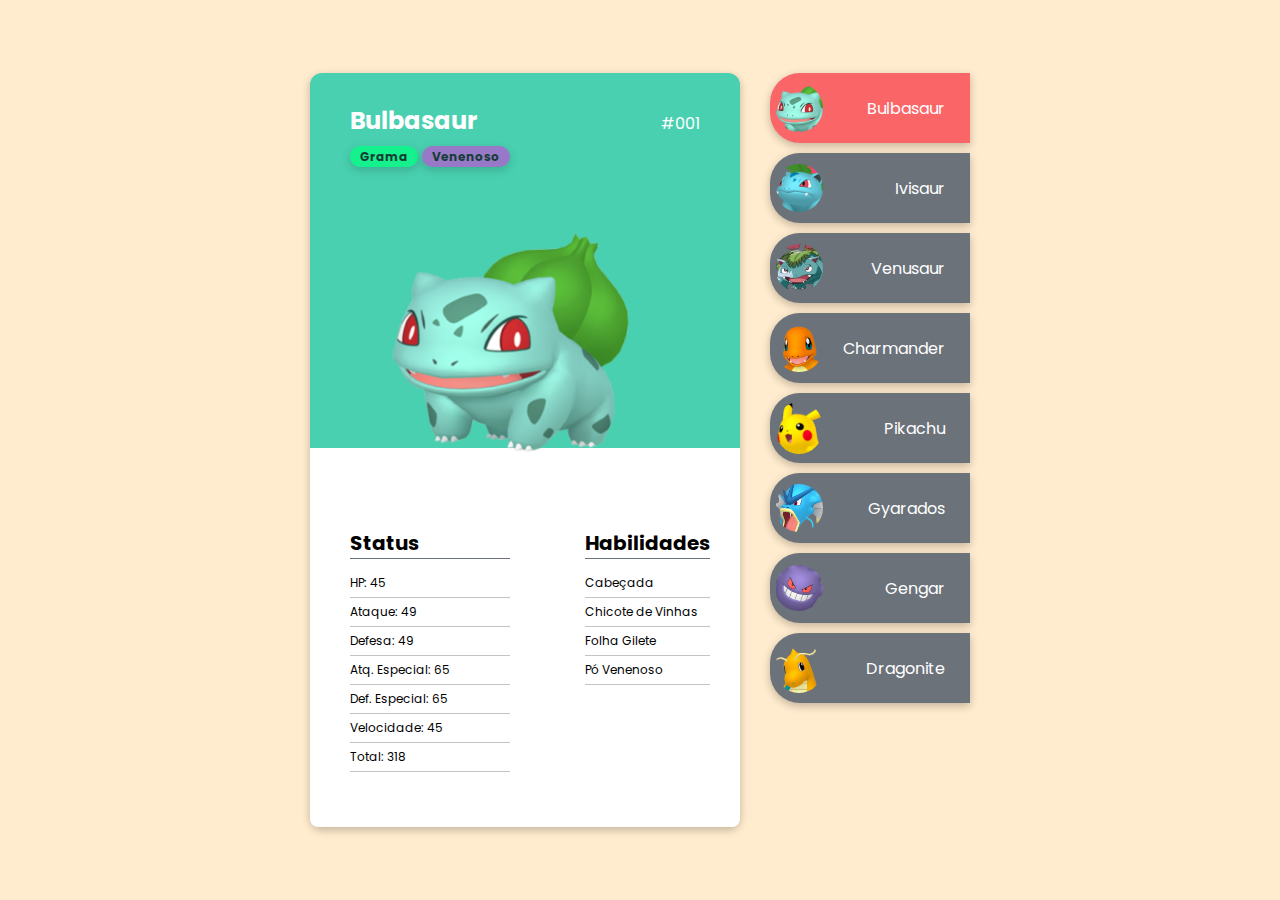
<file: index.html>
<!DOCTYPE html>
<html lang="pt-BR">
  <head>
    <meta charset="UTF-8" />
    <meta name="viewport" content="width=device-width, initial-scale=1.0" />
    <title>Pokédex - MapaDev Week</title>
    <link rel="stylesheet" href="src/css/reset.css">
    <link rel="stylesheet" href="src/css/global.css">
    <link rel="stylesheet" href="src/css/cartao-pokemon.css">
    <link rel="stylesheet" href="src/css/menu.css">
    <link rel="stylesheet" href="src/css/botao-audio.css">
    <link rel="stylesheet" href="src/css/tipos-pokemon.css">

    <link rel="preconnect" href="https://fonts.googleapis.com">
    <link rel="preconnect" href="https://fonts.gstatic.com" crossorigin>
    <link href="https://fonts.googleapis.com/css2?family=Poppins:wght@300;500;800&display=swap" rel="stylesheet">
  </head>
  <body>
    <main>
      <div class="pokedex">
        <div class="cartoes-pokemon">
          <div class="cartao-pokemon aberto tipo-grama" id="cartao-bulbasauro">
            <div class="cartao-topo">
              <div class="detalhes">
                <h2 class="nome">Bulbasaur</h2>
                <span>#001</span>
              </div>
              
              <span class="tipograma">Grama</span>
              <span class="tipoveneno">Venenoso</span>

              <div class="cartao-imagem">
                <img src="src/imagens/bulbasaur.png" alt="Imagem do bulbasaur" />
              </div>
            </div>

            <!-- <div>
              <button class="botao-desc" onclick="document.getElementById('player').play()">Descrição</button>
            </div>
            <audio id="player">
              <source src="src/audio/001-bulbassauro.mp3" type="audio/mp3" />
              seu navegador não suporta HTML5
            </audio> -->

            <div class="cartao-informacoes">
              <div class="status">
                <h3>Status</h3>

                <ul>
                  <li>HP: 45</li>
                  <li>Ataque: 49</li>
                  <li>Defesa: 49</li>
                  <li>Atq. Especial: 65</li>
                  <li>Def. Especial: 65</li>
                  <li>Velocidade: 45</li>
                  <li>Total: 318</li>
                </ul>
              </div>

              <div class="habilidades">
                <h3>Habilidades</h3>

                <ul>
                  <li>Cabeçada</li>
                  <li>Chicote de Vinhas</li>
                  <li>Folha Gilete</li>
                  <li>Pó Venenoso</li>
                </ul>
              </div>
            </div>
            
          </div>

          <div class="cartao-pokemon tipo-grama" id="cartao-ivisauro">
            <div class="cartao-topo">
              <div class="detalhes">
                <h2 class="nome">Ivisaur</h2>
                <span>#002</span>
              </div>
              
              <span class="tipograma">Grama</span>
              <span class="tipoveneno">Venenoso</span>

              <div class="cartao-imagem">
                <img src="src/imagens/002-Ivysaur.png" alt="Imagem do Ivisauro" />
              </div>
            </div>

            <!-- <div>
              <button class="botao-desc" onclick="document.getElementById('player').play()">Descrição</button>
            </div>
            <audio id="player">
              <source src="src/audio/001-bulbassauro.mp3" type="audio/mp3" />
              seu navegador não suporta HTML5
            </audio> -->

            <div class="cartao-informacoes">
              <div class="status">
                <h3>Status</h3>

                <ul>
                  <li>HP: 45</li>
                  <li>Ataque: 49</li>
                  <li>Defesa: 49</li>
                  <li>Atq. Especial: 65</li>
                  <li>Def. Especial: 65</li>
                  <li>Velocidade: 45</li>
                  <li>Total: 318</li>
                </ul>
              </div>

              <div class="habilidades">
                <h3>Habilidades</h3>

                <ul>
                  <li>Cabeçada</li>
                  <li>Chicote de Vinhas</li>
                  <li>Folha Gilete</li>
                  <li>Pó Venenoso</li>
                </ul>
              </div>
            </div>
            
          </div>

          <div class="cartao-pokemon tipo-grama" id="cartao-venusauro">
            <div class="cartao-topo">
              <div class="detalhes">
                <h2 class="nome">Venusaur</h2>
                <span>#003</span>
              </div>
              
              <span class="tipograma">Grama</span>
              <span class="tipoveneno">Venenoso</span>

              <div class="cartao-imagem">
                <img src="src/imagens/003-venusaur.png" alt="Imagem do Venusauro" />
              </div>
            </div>

            <!-- <div>
              <button class="botao-desc" onclick="document.getElementById('player').play()">Descrição</button>
            </div>
            <audio id="player">
              <source src="src/audio/001-bulbassauro.mp3" type="audio/mp3" />
              seu navegador não suporta HTML5
            </audio> -->

            <div class="cartao-informacoes">
              <div class="status">
                <h3>Status</h3>

                <ul>
                  <li>HP: 45</li>
                  <li>Ataque: 49</li>
                  <li>Defesa: 49</li>
                  <li>Atq. Especial: 65</li>
                  <li>Def. Especial: 65</li>
                  <li>Velocidade: 45</li>
                  <li>Total: 318</li>
                </ul>
              </div>

              <div class="habilidades">
                <h3>Habilidades</h3>

                <ul>
                  <li>Cabeçada</li>
                  <li>Chicote de Vinhas</li>
                  <li>Folha Gilete</li>
                  <li>Pó Venenoso</li>
                </ul>
              </div>
            </div>
            
          </div>
         
          <div class="cartao-pokemon tipo-fogo" id="cartao-charmander">
            <div class="cartao-topo">
              <div class="detalhes">
                <h2 class="nome">Charmander</h2>
                <span>#004</span>
              </div>
              
              <span class="tipofogo">Fogo</span>

              <div class="cartao-imagem">
                <img src="src/imagens/charmander.png" alt="Imagem do charmander" />
              </div>
            </div>

            <div class="cartao-informacoes">
              <div class="status">
                <h3>Status</h3>

                <ul>
                  <li>HP: 39</li>
                  <li>Ataque: 52</li>
                  <li>Defesa: 43</li>
                  <li>Atq. Especial: 60</li>
                  <li>Def. Especial: 50</li>
                  <li>Velocidade: 65</li>
                  <li>Total: 309</li>
                </ul>
              </div>

              <div class="habilidades">
                <h3>Habilidades</h3>

                <ul>
                  <li>Arranhão</li>
                  <li>Rosnar</li>
                  <li>Brasa</li>
                  <li>Cortina de Fumaça</li>
                </ul>
              </div>
            </div>
            
          </div>

          <div class="cartao-pokemon tipo-eletrico" id="cartao-pikachu">
            <div class="cartao-topo">
              <div class="detalhes">
                <h2 class="nome">Pikachu</h2>
                <span>#025</span>
              </div>

              <span class="tipoeletrico">Elétrico</span>

              <div class="cartao-imagem">
                <img src="src/imagens/pikachu.png" alt="Imagem do pikachu" />
              </div>

              <!-- <div class="div-botao">
                <button class="botao-desc" onclick="document.getElementById('player').play()">Descrição</button>
              </div>
              <audio id="player">
                <source src="src/audio/025-pikachu.mp3" type="audio/mp3" />
                seu navegador não suporta HTML5
              </audio> -->

            </div>
            <div class="cartao-informacoes">
              <div class="status">
                <h3>Status</h3>

                <ul>
                  <li>HP: 35</li>
                  <li>Ataque: 55</li>
                  <li>Defesa: 40</li>
                  <li>Atq. Especial: 50</li>
                  <li>Def. Especial: 50</li>
                  <li>Velocidade: 90</li>
                  <li>Total: 320</li>
                </ul>
              </div>

              <div class="habilidades">
                <h3>Habilidades</h3>

                <ul>
                  <li>Ataque Rápido</li>
                  <li>Choque do trovão</li>
                  <li>Calda de Aço</li>
                  <li>Cabeçada</li>
                </ul>
              </div>
            </div>
            </div>

          <div class="cartao-pokemon tipo-agua" id="cartao-gyarados">
            <div class="cartao-topo">
              <div class="detalhes">
                <h2 class="nome">Gyarados</h2>
                <span>#130</span>
              </div>
              
              <span class="tipoagua">Água</span>
              <span class="tipovoador">Voador</span>

              <div class="cartao-imagem">
                <img src="src/imagens/gyarados.png" alt="Imagem do charmander" />
              </div>
            </div>

            <div class="cartao-informacoes">
              <div class="status">
                <h3>Status</h3>

                <ul>
                  <li>HP: 95</li>
                  <li>Ataque: 125</li>
                  <li>Defesa: 79</li>
                  <li>Atq. Especial: 60</li>
                  <li>Def. Especial: 100</li>
                  <li>Velocidade: 81</li>
                  <li>Total: 540</li>
                </ul>
              </div>

              <div class="habilidades">
                <h3>Habilidades</h3>

                <ul>
                  <li>Morder</li>
                  <li>Furacão</li>
                  <li>Dança do Dragão</li>
                  <li>Hiper Raio</li>
                </ul>
              </div>
            </div>
            
          </div>

          <div class="cartao-pokemon tipo-fantasma" id="cartao-gengar">
            <div class="cartao-topo">
              <div class="detalhes">
                <h2 class="nome">Gengar</h2>
                <span>#094</span>
              </div>
              
              <span class="tipofantasma">Fantasma</span>

              <div class="cartao-imagem">
                <img src="src/imagens/gengar.png" alt="Imagem do Gengar" />
              </div>
            </div>

            <div class="cartao-informacoes">
              <div class="status">
                <h3>Status</h3>

                <ul>
                  <li>HP: 60</li>
                  <li>Ataque: 65</li>
                  <li>Defesa: 60</li>
                  <li>Atq. Especial: 130</li>
                  <li>Def. Especial: 75</li>
                  <li>Velocidade: 110</li>
                  <li>Total: 500</li>
                </ul>
              </div>

              <div class="habilidades">
                <h3>Habilidades</h3>

                <ul>
                  <li>Lamber</li>
                  <li>Hipnose</li>
                  <li>Bola das Sombras</li>
                  <li>Comedor de Sonhos</li>
                </ul>
              </div>
            </div>
            
          </div>

          <div class="cartao-pokemon tipo-dragao" id="cartao-dragonite">
            <div class="cartao-topo">
              <div class="detalhes">
                <h2 class="nome">Dragonite</h2>
                <span>#149</span>
              </div>
              
              <span class="tipodragao">Dragão</span>

              <div class="cartao-imagem">
                <img src="src/imagens/dragonite.png" alt="Imagem do Dragonite" />
              </div>
            </div>

            <div class="cartao-informacoes">
              <div class="status">
                <h3>Status</h3>

                <ul>
                  <li>HP: 91</li>
                  <li>Ataque: 134</li>
                  <li>Defesa: 95</li>
                  <li>Atq. Especial: 100</li>
                  <li>Def. Especial: 100</li>
                  <li>Velocidade: 80</li>
                  <li>Total: 600</li>
                </ul>
              </div>

              <div class="habilidades">
                <h3>Habilidades</h3>

                <ul>
                  <li>Furacão</li>
                  <li>Rabo de Dragão</li>
                  <li>Dança de Dragão</li>
                  <li>Hiper Raio</li>
                </ul>
              </div>
            </div>
            
          </div>
        </div>

        <nav class="listagem">
            <ul>
                <li class="pokemon ativo" id="bulbasauro">
                <img src="src/imagens/cabeca-bulbasaur.png" alt="cabeça do bulbasaur">
                <span>Bulbasaur</span>
                </li>
                <li class="pokemon" id="ivisauro">
                  <img src="src/imagens/002-cabeca-Ivysaur.png" alt="cabeça do ivisauro">
                  <span>Ivisaur</span>
                </li>
                <li class="pokemon" id="venusauro">
                  <img src="src/imagens/003-cabeca-venusaur.png" alt="cabeça do venusauro">
                  <span>Venusaur</span>
                </li>
                <li class="pokemon" id="charmander">
                  <img src="src/imagens/cabeca-charmander.png" alt="cabeça do charmander">
                  <span>Charmander</span>
                </li>
                <li class="pokemon" id="pikachu">
                    <img src="src/imagens/cabeca-pikachu.png" alt="cabeça do pikachu">
                    <span>Pikachu</span>
                </li>
                <li class="pokemon" id="gyarados">
                    <img src="src/imagens/cabeca-gyarados.png" alt="cabeça do Gyarados">
                    <span>Gyarados</span>
                </li>
                <li class="pokemon" id="gengar">
                    <img src="src/imagens/cabeca-gengar.png" alt="cabeça do Gengar">
                    <span>Gengar</span>
                </li>
                <li class="pokemon" id="dragonite">
                    <img src="src/imagens/cabeca-dragonite.png" alt="cabeça do dragonite">
                    <span>Dragonite</span>
                </li>
            </ul>
        </nav>
      </div>
    </main>

    <script src="src/js/index.js"></script>
  </body>
</html>
</file>
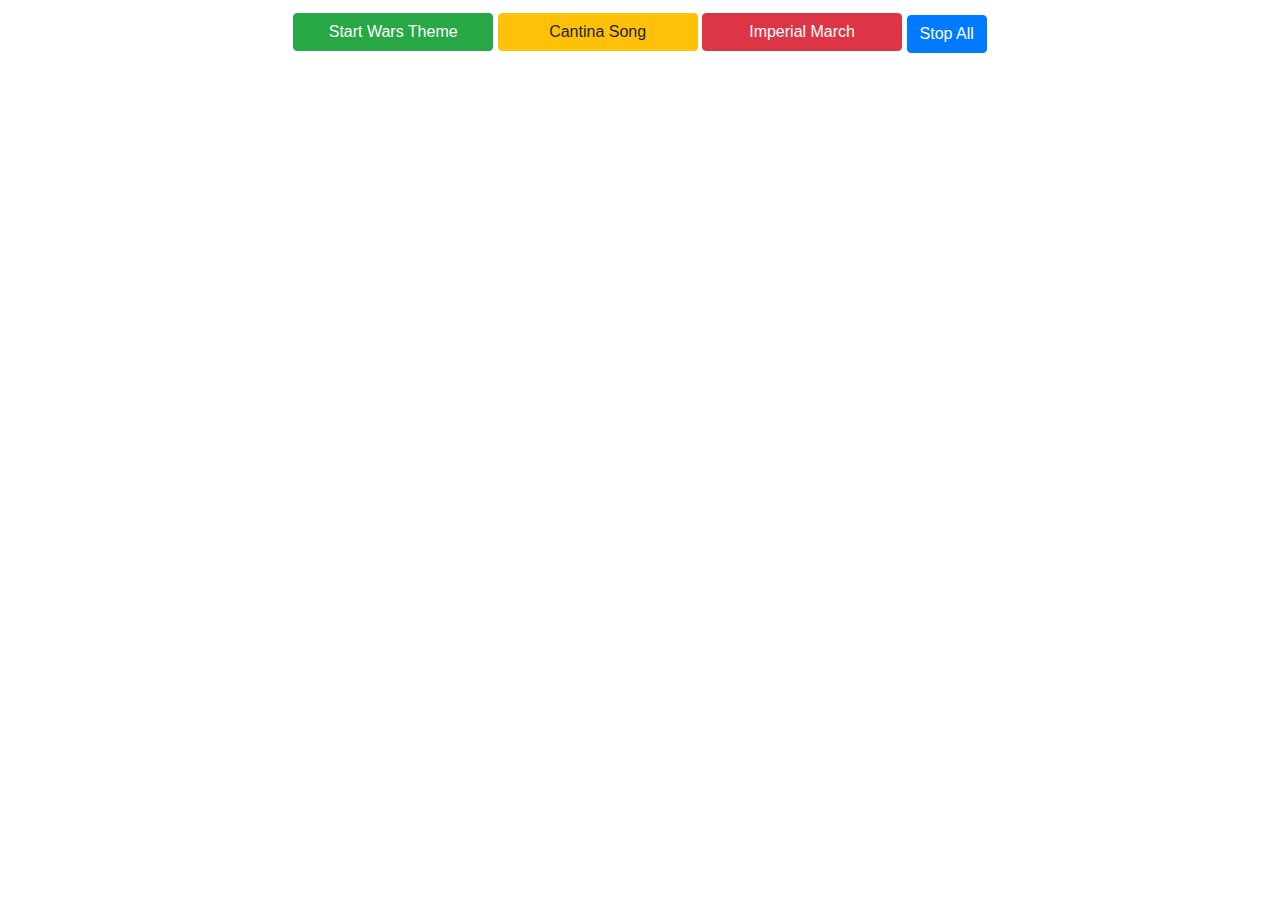
<file: audio.html>
<html>

<head>
    <link rel="stylesheet" type="text/css" href="https://stackpath.bootstrapcdn.com/bootstrap/4.3.1/css/bootstrap.min.css">

    <script src="https://code.jquery.com/jquery-2.2.4.min.js" integrity="sha256-BbhdlvQf/xTY9gja0Dq3HiwQF8LaCRTXxZKRutelT44="
        crossorigin="anonymous"></script>

    <style>
        .btnPlayAudio {
            min-width: 200px;
            margin-top: 10px;
            display: inline-block;
        }
    </style>
</head>

<body>
    <div style="text-align: center;">
        
        <button class="btnPlayAudio btn btn-success" data-audiourl="https://www.thesoundarchive.com/starwars/star-wars-theme-song.mp3">
            Start Wars Theme
        </button>
        
        <button class="btnPlayAudio btn btn-warning" data-audiourl="https://www.thesoundarchive.com/starwars/star-wars-cantina-song.mp3">
            Cantina Song
        </button>
        
        <button class="btnPlayAudio btn btn-danger" data-audiourl="https://www.thesoundarchive.com/starwars/imperial_march.mp3">
            Imperial March
        </button>

        <button class="btn btn-primary" onclick="stopAll()" style="margin-top: 15px;">
            Stop All
        </button>

    </div>

    <script>
        var listaAudios = [];

        $(document).ready(function () {
            //já que você quer fazer o carregamento antecipado de tudo, pode fazer isso quando 
            //a página for carregada. Pode ser ruim fazer isso se forem muitos
            //arquivos e muito grandes.

            $('.btnPlayAudio').each(function (e) {
                var url = $(this).attr('data-audiourl');
                var audioPlay = new Audio(url);
                audioPlay.preload = "auto";

                var audioData = {
                    'url': $(this).attr('data-audiourl'),
                    'audioPlayObj': audioPlay
                };

                listaAudios.push(audioData);
            });
        });

        $('.btnPlayAudio').click(function () {
            var url = $(this).attr('data-audiourl');
            for (var i = 0; i < listaAudios.length; i++) {
                if (listaAudios[i].url == url) {
                    var audio = listaAudios[i].audioPlayObj;                        
                    audio.currentTime = 0;
                    audio.volume = 1;
                    audio.play();
                    break;
                }
            }
        });

        function stopAll() {
            for (var i = 0; i < listaAudios.length; i++) {
                listaAudios[i].audioPlayObj.pause();
            }
        }

    </script>

</body>

</html>
</file>
<file: src/css/global.css>
body {
    font-family: 'Poppins', sans-serif;
}

/* Importante pra centralizar as informações */
main { 
    min-height: 100vh;
    background-color: #FFEBCD	;
    display: flex;
    align-items: center;
    justify-content: center;
}

.pokedex {
    display: flex;
    gap: 30px;
    padding: 30px 0;
}
</file>
<file: src/css/cartao-pokemon.css>
.cartao-pokemon {
    display: none;
    box-shadow: rgba(0, 0, 0, 0.24) 0px 3px 8px;
    border-radius: 12px;
}

.cartao-pokemon .cartao-topo {
    padding: 30px 40px 0;
    border-radius: 12px;
}

.cartao-pokemon .nome {
    margin-bottom: 5px;
}

.cartao-pokemon .detalhes {
    color: #ffff;
    display: flex;
    justify-content: space-between;
    align-items: center;
}

.cartao-pokemon .cartao-imagem {
    width: 350px;
    height: 350px;

}

.cartao-pokemon img {
    max-width: 100%;
}

.cartao-pokemon .cartao-informacoes {
    display: flex;
    justify-content: space-between;
    background-color: #ffffff;
    padding: 80px 30px 50px;
    margin-top: -70px;
    border-bottom-left-radius: 8px;
    border-bottom-right-radius: 8px;
}

.cartao-pokemon .cartao-informacoes h3 {
    font-size: 20px;
    margin-bottom: 15px;
    border-bottom: 1px solid #6b727a;
}

.cartao-pokemon .cartao-informacoes .status, .cartao-pokemon .cartao-imagem .habilidades {
    padding: 0px 10px;
    width: 180px;
}

.cartao-pokemon .cartao-informacoes .status ul li, .cartao-pokemon .cartao-informacoes .habilidades ul li {
    border-bottom: 1px solid #c3c4c5;
    padding: 0px 0px 5px;
    margin-bottom: 5px;
    font-size: 12px;
}

.cartao-pokemon.aberto {
    display: block;
}

.tipo-eletrico {
    background-color: #fcc719;
}

.tipo-fogo{
    background-color: #ed8a8b;   
}

.tipo-grama {
    background-color: #49d0b0;
}

.tipo-agua {
    background-color: #76befe;
}

.tipo-fantasma {
    background-color: #ba68c8;
}

.tipo-dragao {
    background-color: #c29791;
}

.progress-bar{
    height: 5px;
    padding: 5px;
    background-color: #ccc;
  }
</file>
<file: src/css/menu.css>
.listagem {
    max-width: 200px;
}

.listagem .pokemon {
    display: flex;
    align-items: center;
    justify-content: space-between;
    margin-bottom: 10px;
    background-color: #6b727a;
    color: #ffffff;
    padding: 0 5px;
    cursor: pointer;
    border-top-left-radius: 30px ;
    border-bottom-left-radius: 30px;
    min-height: 70px;
    box-shadow: rgba(0, 0, 0, 0.24) 0px 3px 8px;
    transition: 0.15s ease-in-out;
}

.listagem .pokemon:hover {
    transform: scale(1.05);
}

.listagem .pokemon img {
    width: 25%;
    border-radius: 50%;
}

.listagem .pokemon span {
    padding-right: 20px;
}

.listagem .pokemon.ativo {
    background-color: #fa6668;
}
</file>
<file: src/css/botao-audio.css>
.botao-desc {
    font-family: 'Poppins', sans-serif;
    min-width: 100px;
    background-color: #fa6668;
    color: #ffff;
    border-radius: 15px;
    padding: 1px 0;
    cursor: pointer;
    font-size: 12px;
    font-weight: bold;
    box-shadow: rgba(0, 0, 0, 0.24) 0px 3px 8px;

}

.div-botao {
    display: flex;
    justify-content: center;
}
</file>
<file: src/css/tipos-pokemon.css>
.cartao-pokemon .tipograma {
    font-size: 12px;
    font-weight: bold;
    background-color: #00FF7F;
    opacity: 0.7;
    border-radius: 12px;
    padding: 2px 10px;
    box-shadow: rgba(0, 0, 0, 0.24) 0px 3px 8px;
}    

.cartao-pokemon .tipoveneno {
    font-size: 12px;
    font-weight: bold;
    background-color: #BA55D3;
    opacity: 0.7;
    border-radius: 12px;
    padding: 2px 10px;
    box-shadow: rgba(0, 0, 0, 0.24) 0px 3px 8px;
}    

.cartao-pokemon .tipoeletrico {
    font-size: 12px;
    font-weight: bold;
    background-color: #FFD700;
    opacity: 0.7;
    border-radius: 12px;
    padding: 2px 10px;
    box-shadow: rgba(0, 0, 0, 0.24) 0px 3px 8px;
}

.cartao-pokemon .tipoagua {
   font-size: 12px;
   font-weight: bold;
   background-color: #0000FF;
   opacity: 0.7;
   border-radius: 12px;
   padding: 2px 10px;
   box-shadow: rgba(0, 0, 0, 0.24) 0px 3px 8px;
}

.cartao-pokemon .tipofogo {
   font-size: 12px;
   font-weight: bold;
   background-color: #FF4500;
   opacity: 0.7;
   border-radius: 12px;
   padding: 2px 10px;
   box-shadow: rgba(0, 0, 0, 0.24) 0px 3px 8px;
}

.cartao-pokemon .tipodragao {
   font-size: 12px;
   font-weight: bold;
   background-color: #48D1CC;
   opacity: 0.7;
   border-radius: 12px;
   padding: 2px 10px;
   box-shadow: rgba(0, 0, 0, 0.24) 0px 3px 8px;
}

.cartao-pokemon .tipofantasma {
   font-size: 12px;
   font-weight: bold;
   background-color: #708090;
   opacity: 0.7;
   border-radius: 12px;
   padding: 2px 10px;
   box-shadow: rgba(0, 0, 0, 0.24) 0px 3px 8px;
}

.cartao-pokemon .tipovoador {
   font-size: 12px;
   font-weight: bold;
   background-color: #DCDCDC;
   opacity: 0.7;
   border-radius: 12px;
   padding: 2px 10px;
   box-shadow: rgba(0, 0, 0, 0.24) 0px 3px 8px;
}
</file>
